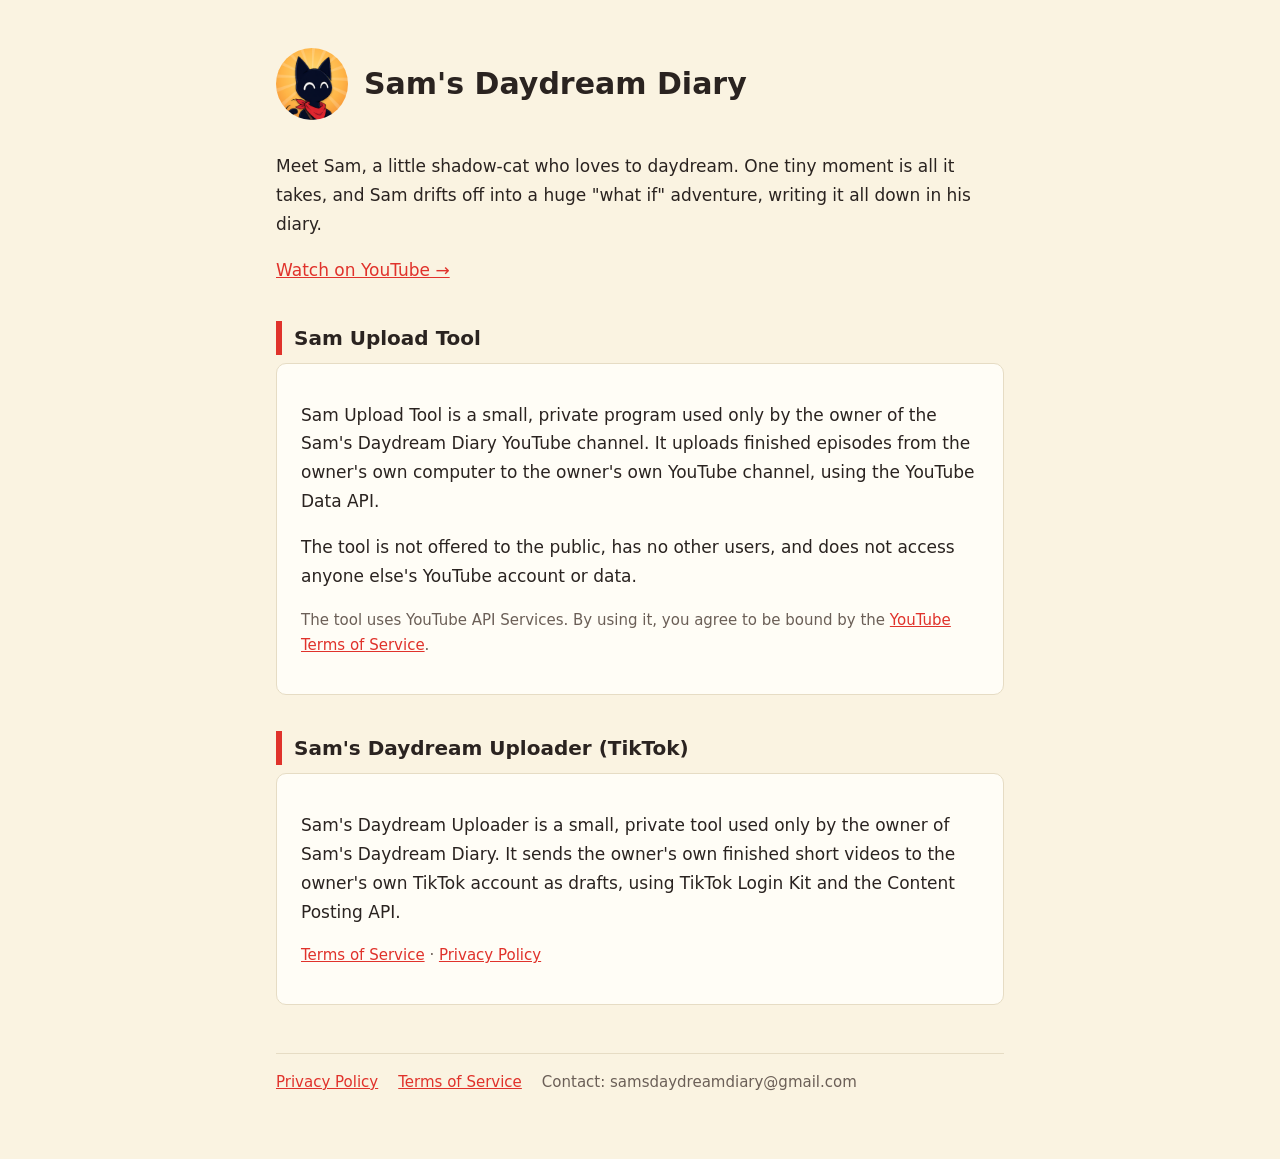
<file: index.html>
<!doctype html>
<html lang="en">
<head>
  <meta charset="utf-8">
  <meta name="viewport" content="width=device-width, initial-scale=1">
  <title>Sam's Daydream Diary</title>
  <link rel="stylesheet" href="style.css">
  <link rel="icon" href="icon.png">
</head>
<body>
<main>
  <header>
    <img src="icon.png" alt="Sam">
    <h1>Sam's Daydream Diary</h1>
  </header>

  <p>Meet Sam, a little shadow-cat who loves to daydream. One tiny moment is all it takes, and Sam drifts off into a huge "what if" adventure, writing it all down in his diary.</p>
  <p><a href="https://www.youtube.com/@SamsDaydreamDiary">Watch on YouTube →</a></p>

  <h2>Sam Upload Tool</h2>
  <div class="card">
    <p>Sam Upload Tool is a small, private program used only by the owner of the Sam's Daydream Diary YouTube channel. It uploads finished episodes from the owner's own computer to the owner's own YouTube channel, using the YouTube Data API.</p>
    <p>The tool is not offered to the public, has no other users, and does not access anyone else's YouTube account or data.</p>
    <p class="muted">The tool uses YouTube API Services. By using it, you agree to be bound by the <a href="https://www.youtube.com/t/terms">YouTube Terms of Service</a>.</p>
  </div>

  <h2>Sam's Daydream Uploader (TikTok)</h2>
  <div class="card">
    <p>Sam's Daydream Uploader is a small, private tool used only by the owner of Sam's Daydream Diary. It sends the owner's own finished short videos to the owner's own TikTok account as drafts, using TikTok Login Kit and the Content Posting API.</p>
    <p class="muted"><a href="tiktok-terms.html">Terms of Service</a> · <a href="tiktok-privacy.html">Privacy Policy</a></p>
  </div>

  <nav>
    <a href="privacy.html">Privacy Policy</a>
    <a href="terms.html">Terms of Service</a>
    <span class="muted">Contact: samsdaydreamdiary@gmail.com</span>
  </nav>
</main>
</body>
</html>
</file>
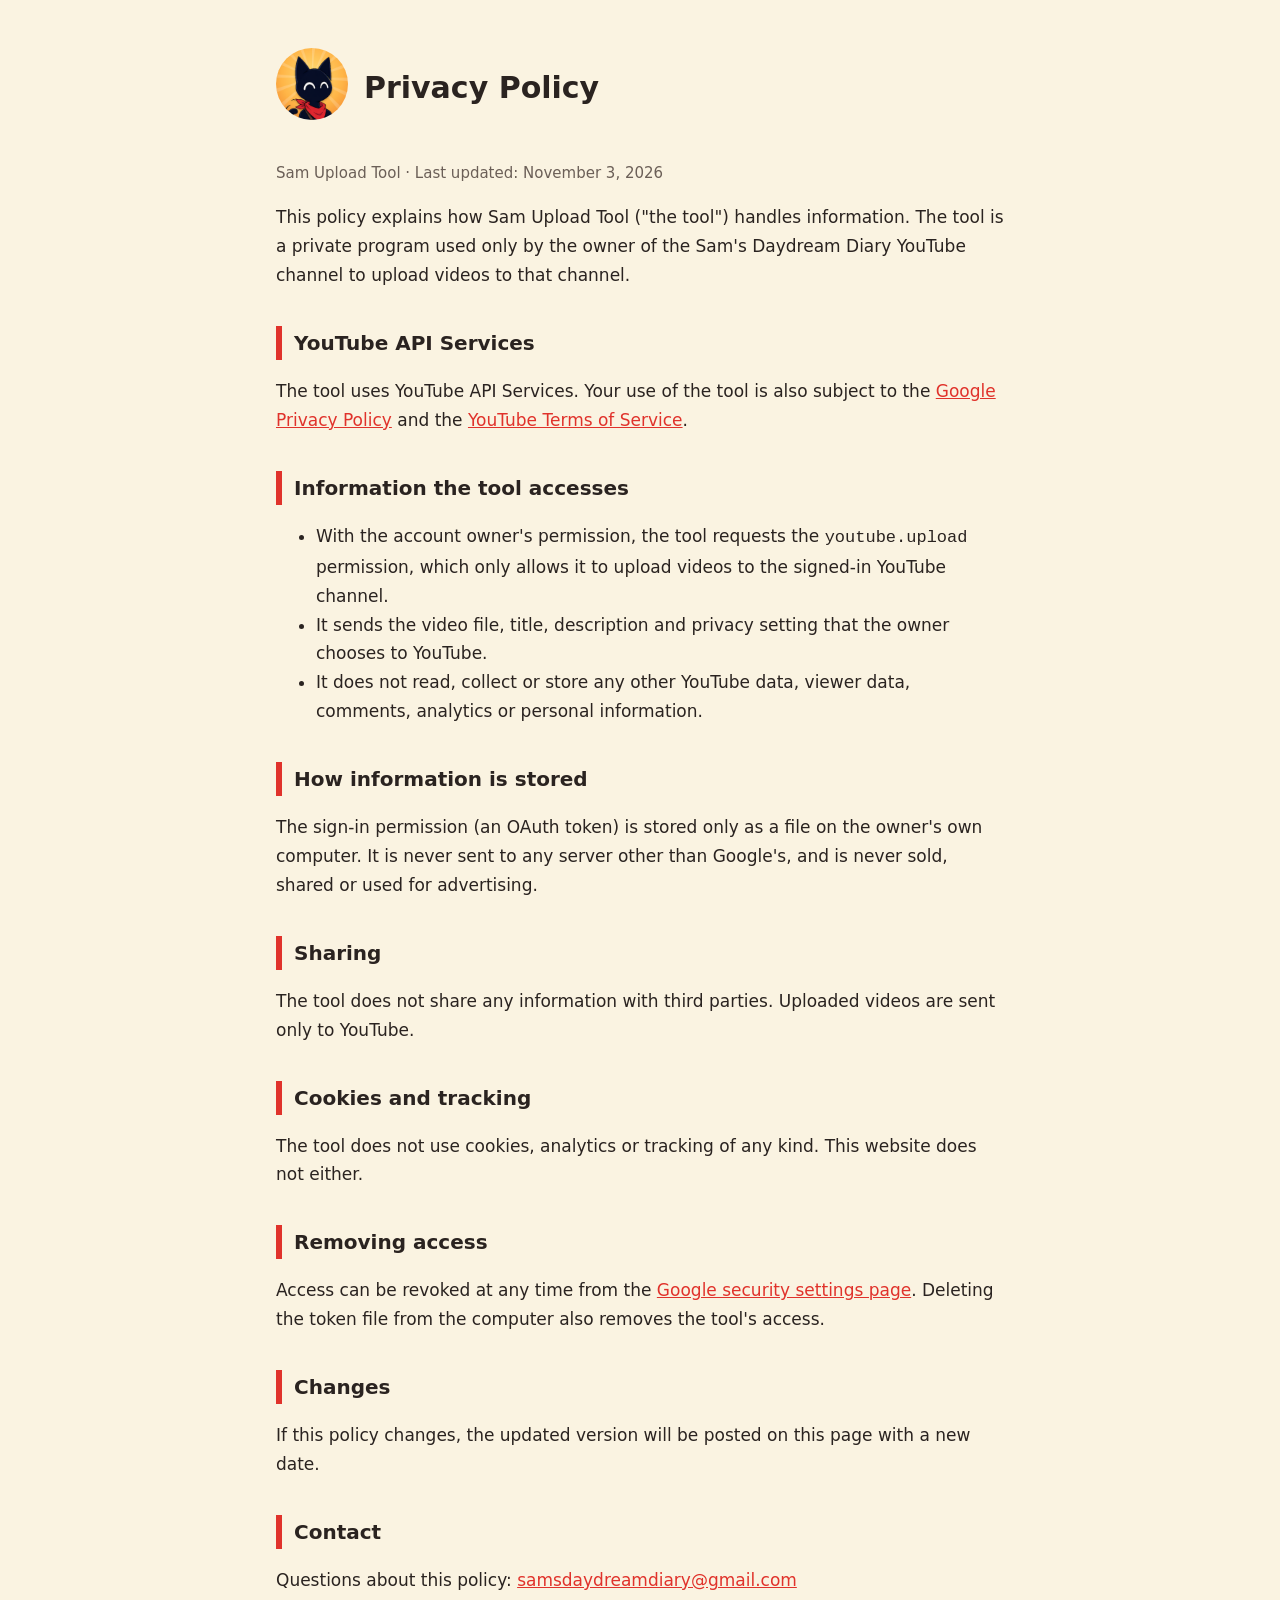
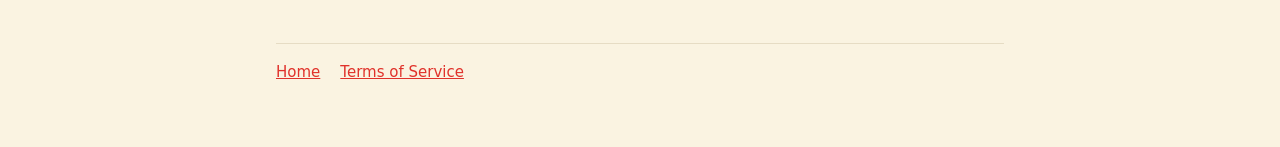
<file: privacy.html>
<!doctype html>
<html lang="en">
<head>
  <meta charset="utf-8">
  <meta name="viewport" content="width=device-width, initial-scale=1">
  <title>Privacy Policy</title>
  <link rel="stylesheet" href="style.css">
  <link rel="icon" href="icon.png">
</head>
<body>
<main>
  <header>
    <a href="index.html"><img src="icon.png" alt="Sam"></a>
    <h1>Privacy Policy</h1>
  </header>
  <p class="muted">Sam Upload Tool · Last updated: November 3, 2026</p>

  <p>This policy explains how Sam Upload Tool ("the tool") handles information. The tool is a private program used only by the owner of the Sam's Daydream Diary YouTube channel to upload videos to that channel.</p>

  <h2>YouTube API Services</h2>
  <p>The tool uses YouTube API Services. Your use of the tool is also subject to the <a href="https://policies.google.com/privacy">Google Privacy Policy</a> and the <a href="https://www.youtube.com/t/terms">YouTube Terms of Service</a>.</p>

  <h2>Information the tool accesses</h2>
  <ul>
    <li>With the account owner's permission, the tool requests the <code>youtube.upload</code> permission, which only allows it to upload videos to the signed-in YouTube channel.</li>
    <li>It sends the video file, title, description and privacy setting that the owner chooses to YouTube.</li>
    <li>It does not read, collect or store any other YouTube data, viewer data, comments, analytics or personal information.</li>
  </ul>

  <h2>How information is stored</h2>
  <p>The sign-in permission (an OAuth token) is stored only as a file on the owner's own computer. It is never sent to any server other than Google's, and is never sold, shared or used for advertising.</p>

  <h2>Sharing</h2>
  <p>The tool does not share any information with third parties. Uploaded videos are sent only to YouTube.</p>

  <h2>Cookies and tracking</h2>
  <p>The tool does not use cookies, analytics or tracking of any kind. This website does not either.</p>

  <h2>Removing access</h2>
  <p>Access can be revoked at any time from the <a href="https://security.google.com/settings/security/permissions">Google security settings page</a>. Deleting the token file from the computer also removes the tool's access.</p>

  <h2>Changes</h2>
  <p>If this policy changes, the updated version will be posted on this page with a new date.</p>

  <h2>Contact</h2>
  <p>Questions about this policy: <a href="mailto:samsdaydreamdiary@gmail.com">samsdaydreamdiary@gmail.com</a></p>

  <nav>
    <a href="index.html">Home</a>
    <a href="terms.html">Terms of Service</a>
  </nav>
</main>
</body>
</html>
</file>
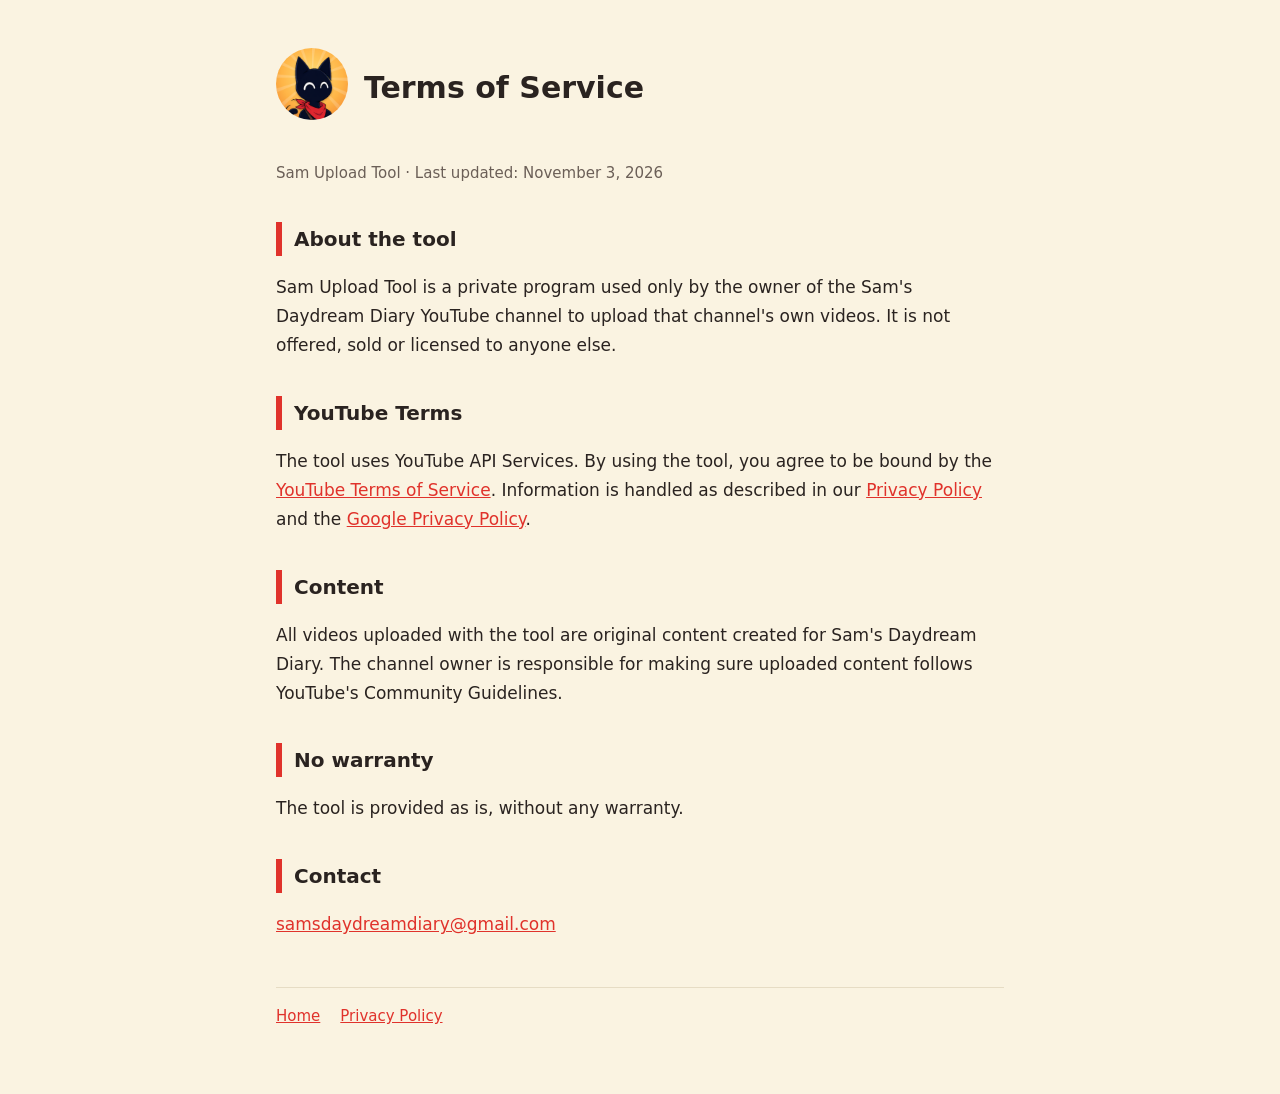
<file: terms.html>
<!doctype html>
<html lang="en">
<head>
  <meta charset="utf-8">
  <meta name="viewport" content="width=device-width, initial-scale=1">
  <title>Terms of Service</title>
  <link rel="stylesheet" href="style.css">
  <link rel="icon" href="icon.png">
</head>
<body>
<main>
  <header>
    <a href="index.html"><img src="icon.png" alt="Sam"></a>
    <h1>Terms of Service</h1>
  </header>
  <p class="muted">Sam Upload Tool · Last updated: November 3, 2026</p>

  <h2>About the tool</h2>
  <p>Sam Upload Tool is a private program used only by the owner of the Sam's Daydream Diary YouTube channel to upload that channel's own videos. It is not offered, sold or licensed to anyone else.</p>

  <h2>YouTube Terms</h2>
  <p>The tool uses YouTube API Services. By using the tool, you agree to be bound by the <a href="https://www.youtube.com/t/terms">YouTube Terms of Service</a>. Information is handled as described in our <a href="privacy.html">Privacy Policy</a> and the <a href="https://policies.google.com/privacy">Google Privacy Policy</a>.</p>

  <h2>Content</h2>
  <p>All videos uploaded with the tool are original content created for Sam's Daydream Diary. The channel owner is responsible for making sure uploaded content follows YouTube's Community Guidelines.</p>

  <h2>No warranty</h2>
  <p>The tool is provided as is, without any warranty.</p>

  <h2>Contact</h2>
  <p><a href="mailto:samsdaydreamdiary@gmail.com">samsdaydreamdiary@gmail.com</a></p>

  <nav>
    <a href="index.html">Home</a>
    <a href="privacy.html">Privacy Policy</a>
  </nav>
</main>
</body>
</html>
</file>
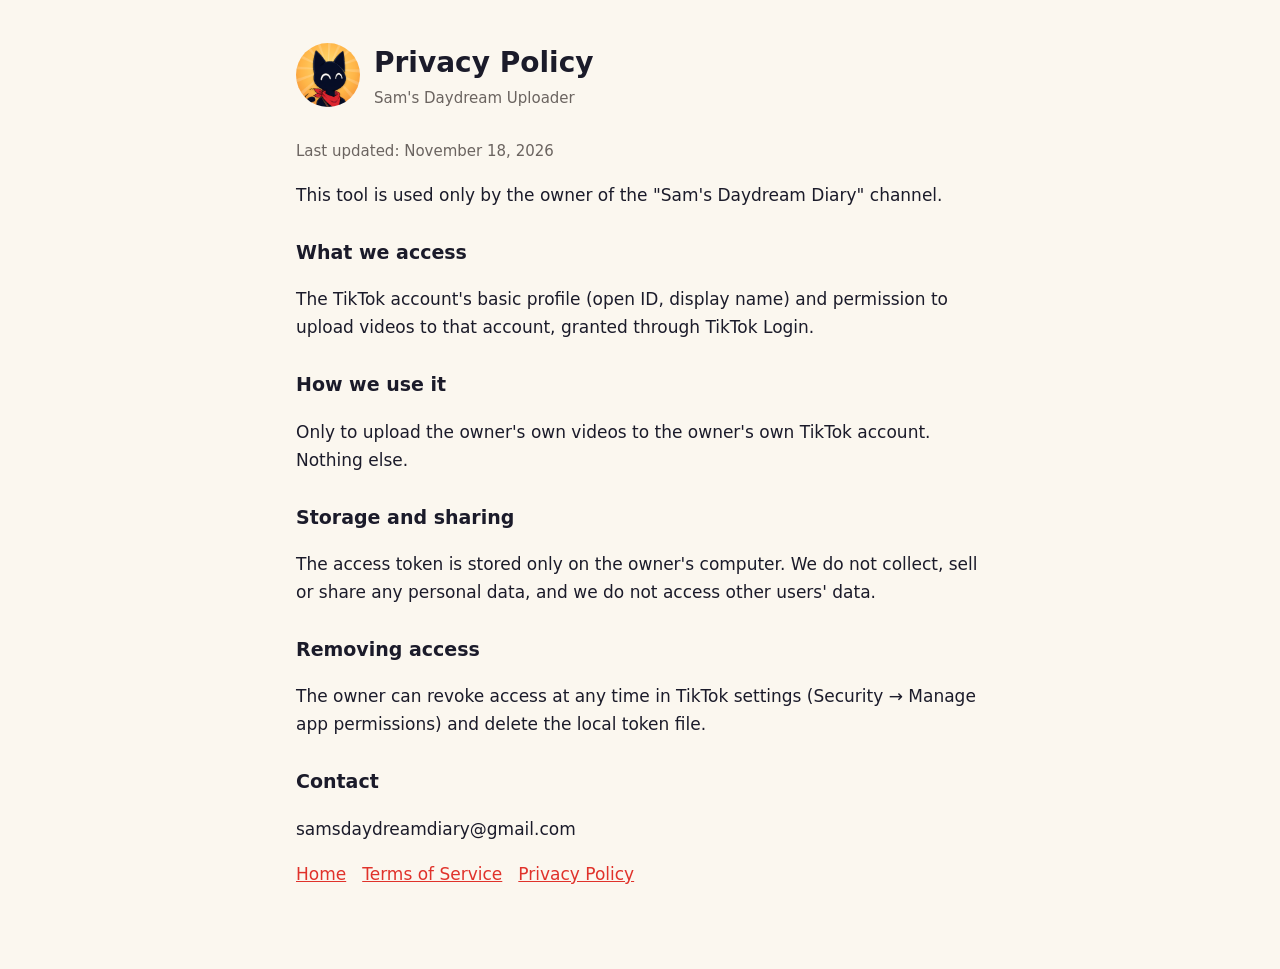
<file: tiktok-privacy.html>
<!doctype html><html lang="en"><head><meta charset="utf-8"><meta name="viewport" content="width=device-width,initial-scale=1"><title>Privacy Policy</title><style>:root{--bg:#fbf7ef;--ink:#1b1b2a;--red:#e0322b;--dim:#6b6460}@media (prefers-color-scheme:dark){:root{--bg:#16141c;--ink:#f1ece4;--dim:#a9a19a}}*{box-sizing:border-box}body{margin:0;background:var(--bg);color:var(--ink);font:17px/1.65 system-ui,-apple-system,"Segoe UI",sans-serif}main{max-width:720px;margin:0 auto;padding:40px 16px 64px}header{display:flex;align-items:center;gap:14px;margin-bottom:28px}header img{width:64px;height:64px;border-radius:50%}h1{font-size:28px;margin:0}h2{font-size:19px;margin-top:28px}a{color:var(--red)}.dim{color:var(--dim);font-size:15px}nav a{margin-right:16px}</style></head><body><main><header><img src="icon.png" alt="Sam"><div><h1>Privacy Policy</h1><div class="dim">Sam's Daydream Uploader</div></div></header><p class="dim">Last updated: November 18, 2026</p><p>This tool is used only by the owner of the "Sam's Daydream Diary" channel.</p><h2>What we access</h2><p>The TikTok account's basic profile (open ID, display name) and permission to upload videos to that account, granted through TikTok Login.</p><h2>How we use it</h2><p>Only to upload the owner's own videos to the owner's own TikTok account. Nothing else.</p><h2>Storage and sharing</h2><p>The access token is stored only on the owner's computer. We do not collect, sell or share any personal data, and we do not access other users' data.</p><h2>Removing access</h2><p>The owner can revoke access at any time in TikTok settings (Security → Manage app permissions) and delete the local token file.</p><h2>Contact</h2><p>samsdaydreamdiary@gmail.com</p><p class="dim"><nav><a href="index.html">Home</a><a href="tiktok-terms.html">Terms of Service</a><a href="tiktok-privacy.html">Privacy Policy</a></nav></p></main></body></html>
</file>
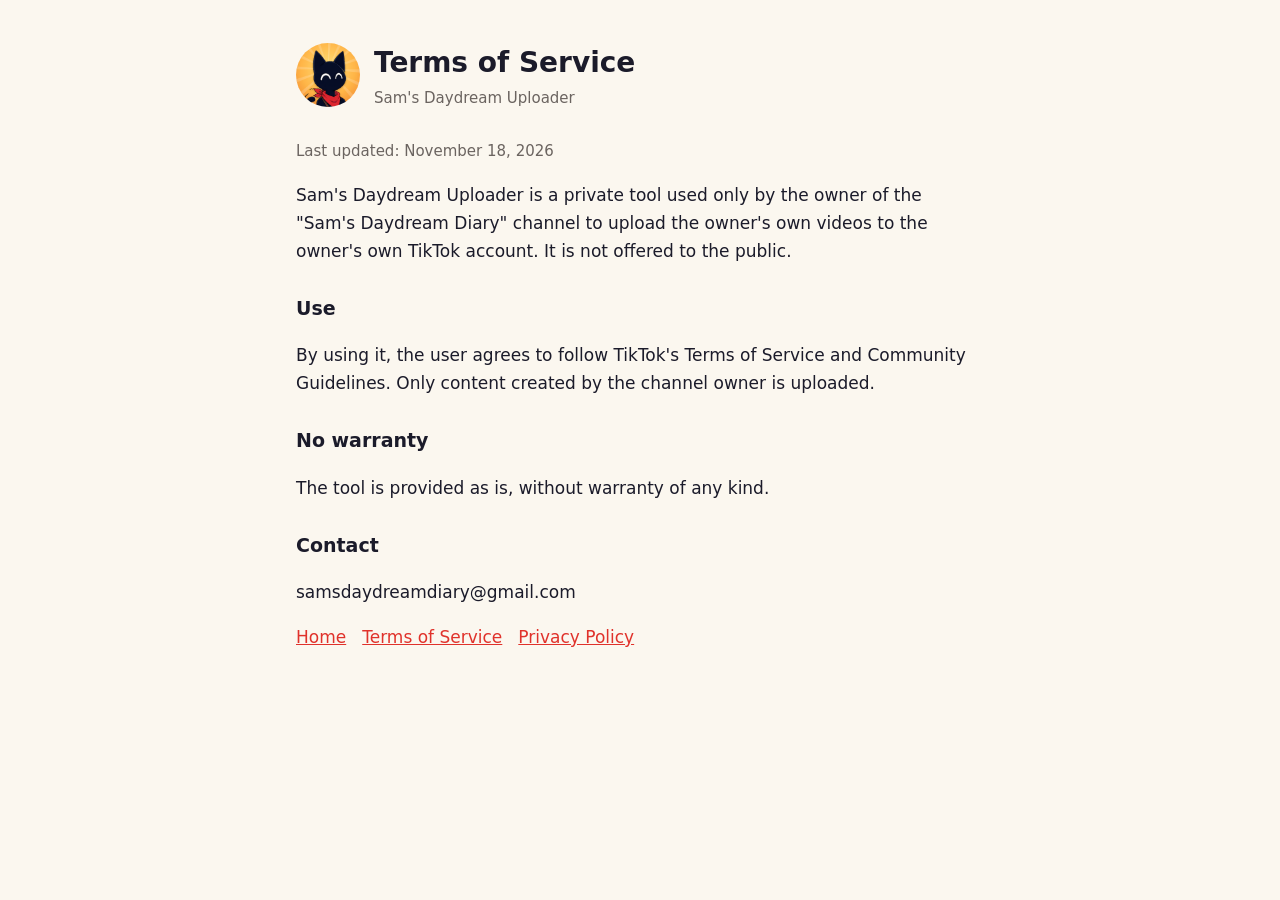
<file: tiktok-terms.html>
<!doctype html><html lang="en"><head><meta charset="utf-8"><meta name="viewport" content="width=device-width,initial-scale=1"><title>Terms of Service</title><style>:root{--bg:#fbf7ef;--ink:#1b1b2a;--red:#e0322b;--dim:#6b6460}@media (prefers-color-scheme:dark){:root{--bg:#16141c;--ink:#f1ece4;--dim:#a9a19a}}*{box-sizing:border-box}body{margin:0;background:var(--bg);color:var(--ink);font:17px/1.65 system-ui,-apple-system,"Segoe UI",sans-serif}main{max-width:720px;margin:0 auto;padding:40px 16px 64px}header{display:flex;align-items:center;gap:14px;margin-bottom:28px}header img{width:64px;height:64px;border-radius:50%}h1{font-size:28px;margin:0}h2{font-size:19px;margin-top:28px}a{color:var(--red)}.dim{color:var(--dim);font-size:15px}nav a{margin-right:16px}</style></head><body><main><header><img src="icon.png" alt="Sam"><div><h1>Terms of Service</h1><div class="dim">Sam's Daydream Uploader</div></div></header><p class="dim">Last updated: November 18, 2026</p><p>Sam's Daydream Uploader is a private tool used only by the owner of the "Sam's Daydream Diary" channel to upload the owner's own videos to the owner's own TikTok account. It is not offered to the public.</p><h2>Use</h2><p>By using it, the user agrees to follow TikTok's Terms of Service and Community Guidelines. Only content created by the channel owner is uploaded.</p><h2>No warranty</h2><p>The tool is provided as is, without warranty of any kind.</p><h2>Contact</h2><p>samsdaydreamdiary@gmail.com</p><p class="dim"><nav><a href="index.html">Home</a><a href="tiktok-terms.html">Terms of Service</a><a href="tiktok-privacy.html">Privacy Policy</a></nav></p></main></body></html>
</file>
<file: style.css>
:root {
  --bg: #faf3e1;
  --ink: #2a2320;
  --muted: #6b5f57;
  --red: #e0322b;
  --card: #fffdf6;
  --line: #e6dcc4;
}
@media (prefers-color-scheme: dark) {
  :root {
    --bg: #17151d;
    --ink: #f1ece2;
    --muted: #b3a99c;
    --card: #211e29;
    --line: #36313f;
  }
}
* { box-sizing: border-box; }
body {
  margin: 0;
  background: var(--bg);
  color: var(--ink);
  font: 17px/1.7 system-ui, -apple-system, "Segoe UI", sans-serif;
}
main { max-width: 760px; margin: 0 auto; padding: 48px 16px 64px; }
header { display: flex; align-items: center; gap: 16px; margin-bottom: 32px; }
header img { width: 72px; height: 72px; border-radius: 50%; }
header a { color: inherit; text-decoration: none; }
h1 { font-size: 30px; line-height: 1.2; margin: 0; }
h2 { font-size: 20px; margin: 36px 0 8px; border-left: 6px solid var(--red); padding-left: 12px; }
p, li { color: var(--ink); }
.muted { color: var(--muted); font-size: 15px; }
.card { background: var(--card); border: 1px solid var(--line); border-radius: 10px; padding: 20px 24px; }
a { color: var(--red); }
nav { margin-top: 48px; padding-top: 16px; border-top: 1px solid var(--line); font-size: 15px; display: flex; gap: 20px; flex-wrap: wrap; }
</file>
